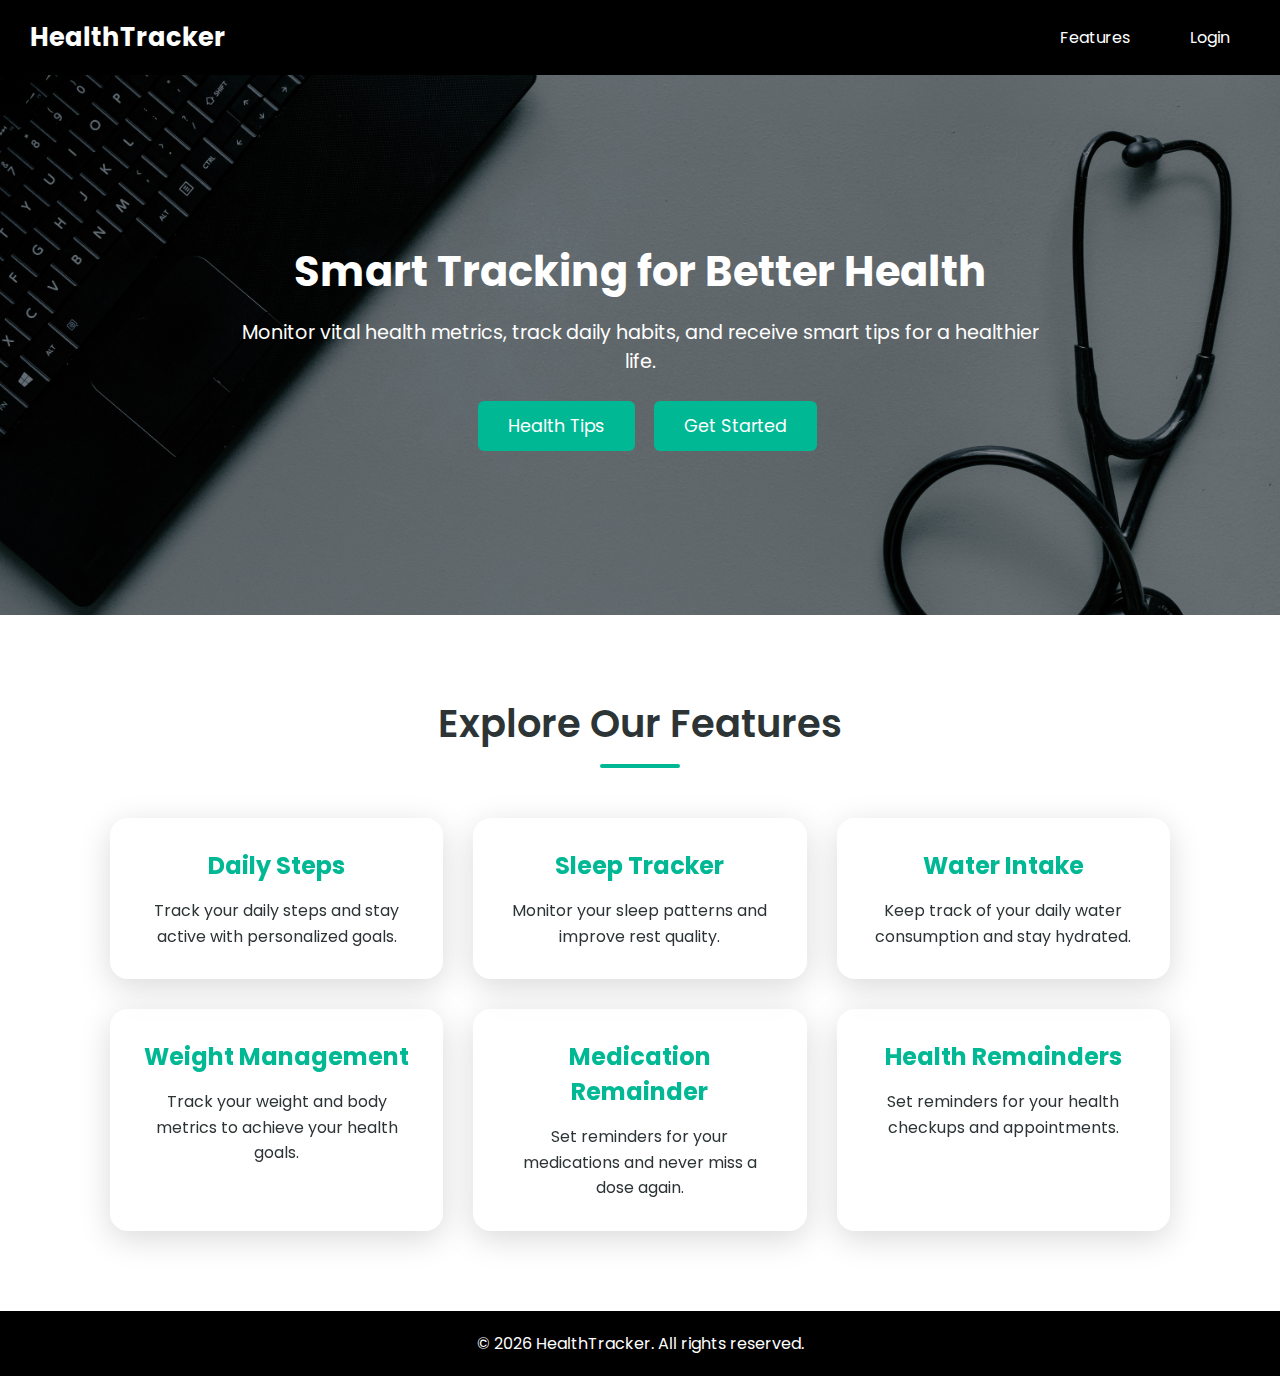
<file: index.html>
<!DOCTYPE html>
<html lang="en">
<head>
<meta charset="UTF-8">
<meta name="viewport" content="width=device-width, initial-scale=1.0">
<link href="https://fonts.googleapis.com/css2?family=Poppins:wght@400;600;700&display=swap" rel="stylesheet">
<link rel="stylesheet" href="css/home.css">
<title>HealthTracker - Home</title>
</head>

<body>

<!-- Navbar -->
<nav>
    <h1><a href = "index.html">HealthTracker</a></h1>

    <div class="hamburger" id="hamburger">☰</div>

    <ul id="navMenu">
        <li><a href="#features">Features</a></li>
        <li><button id="authBtn">Login</button></li>
    </ul>
</nav>

<!-- Banner -->
<div class="banner">
    <div class="banner-content">
        <h2>Smart Tracking for Better Health</h2>
        <p>Monitor vital health metrics, track daily habits, and receive smart tips for a healthier life.</p>
        <button class="cta-button"><a href="tips.html">Health Tips</a></button>
        <button class="cta-button"><a href="login.html">Get Started</a></button>
    </div>
</div>

<!-- Features -->
<section class="features" id="features">
    <h2 class="features-title">Explore Our Features</h2>

    <div class="features-grid">
        <div class="feature-card">
            <h3>Daily Steps</h3>
            <p>Track your daily steps and stay active with personalized goals.</p>
        </div>

        <div class="feature-card">
            <h3>Sleep Tracker</h3>
            <p>Monitor your sleep patterns and improve rest quality.</p>
        </div>

        <div class="feature-card">
            <h3>Water Intake</h3>
            <p>Keep track of your daily water consumption and stay hydrated.</p>
        </div>

        <div class="feature-card">
            <h3>Weight Management</h3>
            <p>Track your weight and body metrics to achieve your health goals.</p>
        </div>

        <div class="feature-card">
            <h3>Medication Remainder</h3>
            <p>Set reminders for your medications and never miss a dose again.</p>
        </div>

        <div class="feature-card">
            <h3>Health Remainders</h3>
            <p>Set reminders for your health checkups and appointments.</p>
        </div>

    </div>
</section>

<!-- Footer -->
<footer>
    <p>&copy; 2026 HealthTracker. All rights reserved.</p>
</footer>

<script>
const hamburger = document.getElementById('hamburger');
const navMenu = document.getElementById('navMenu');
const authBtn = document.getElementById('authBtn');

/* Toggle hamburger menu */
hamburger.addEventListener('click', () => {
    navMenu.classList.toggle('show');

    // Change icon
    hamburger.textContent = navMenu.classList.contains('show') ? '✖' : '☰';
});

/* Close menu when clicking any nav link */
document.querySelectorAll('#navMenu a, #navMenu button').forEach(item => {
    item.addEventListener('click', () => {
        navMenu.classList.remove('show');
        hamburger.textContent = '☰';
    });
});

/* Login / Logout logic */
function updateAuthButton() {
    const currentUser = JSON.parse(localStorage.getItem('currentUser'));
    authBtn.textContent = currentUser ? 'Logout' : 'Login';
}

authBtn.addEventListener('click', () => {
    const currentUser = JSON.parse(localStorage.getItem('currentUser'));
    if (currentUser) {
        localStorage.removeItem('currentUser');
        updateAuthButton();
    } else {
        window.location.href = 'login.html';
    }
});

updateAuthButton();
</script>


</body>
</html>
</file>
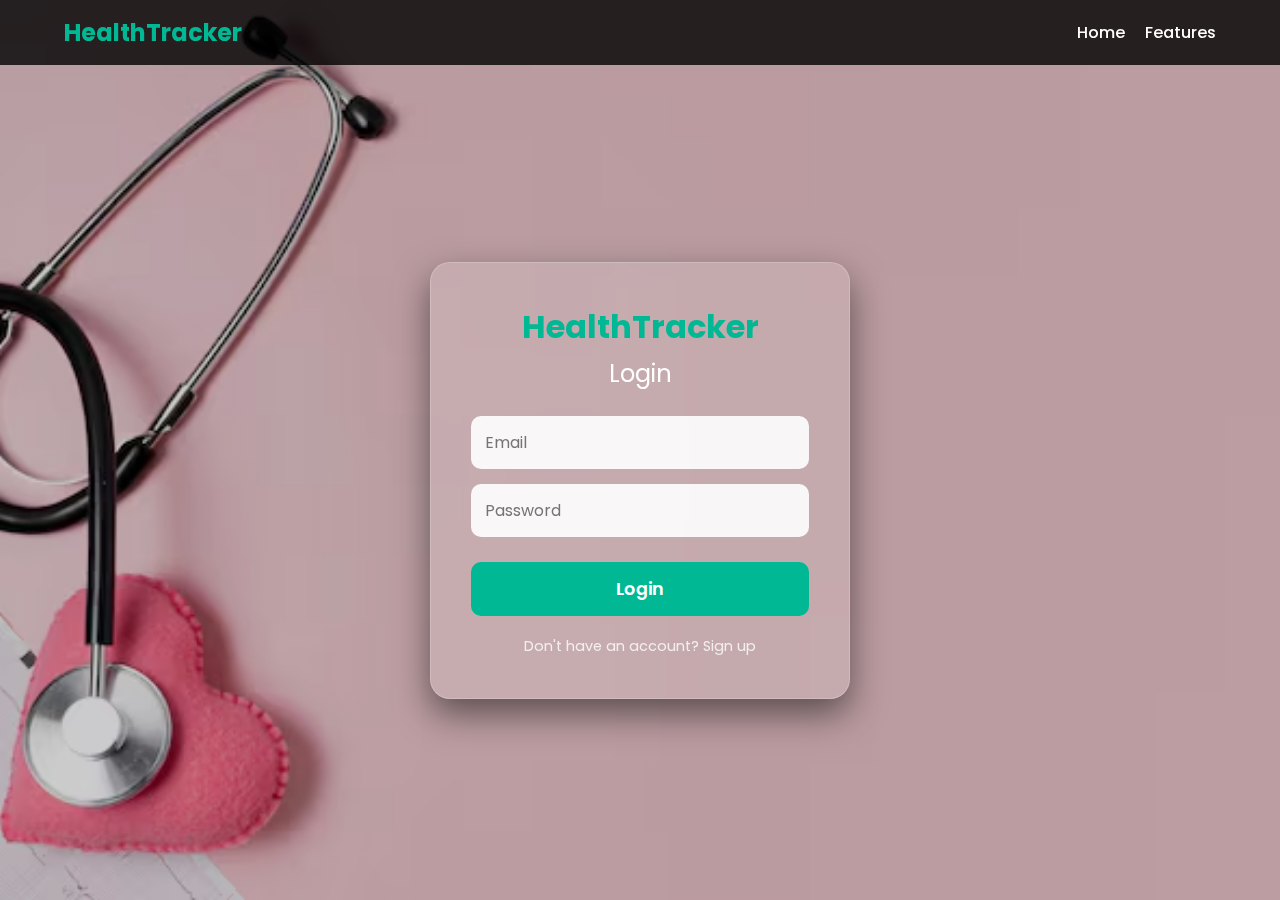
<file: coming_soon.html>
<!DOCTYPE html>
<html lang="en">
<head>
    <meta charset="UTF-8">
    <meta name="viewport" content="width=device-width, initial-scale=1.0">
    <title>HealthTracker - Coming Soon</title>
    <link href="https://fonts.googleapis.com/css2?family=Inter:wght@300;400;600;700&display=swap" rel="stylesheet">
    <link rel="stylesheet" href="https://cdnjs.cloudflare.com/ajax/libs/font-awesome/6.4.0/css/all.min.css">
    <link rel="stylesheet" href="css/soon.css">
</head>
<body>

<nav class="side-nav">
    <h2><i class="fas fa-heartbeat"></i> HealthTracker</h2>
    <div class="nav-links">
        <a href="dashboard.html"><i class="fas fa-th-large"></i> <span>Dashboard</span></a>
        <a href="steps.html"><i class="fas fa-running"></i> <span>Daily Steps</span></a>
        <a href="water.html"><i class="fas fa-tint"></i> <span>Water Intake</span></a>
        <a href="coming_soon.html#sleep"><i class="fas fa-moon"></i> <span>Sleep Tracker</span></a>
        <a href="coming_soon.html#weight"><i class="fas fa-weight"></i> <span>Weight Management</span></a>
        <a href="coming_soon.html#medicines"><i class="fas fa-pills"></i> <span>Your Medicines</span></a>
        <a href="coming_soon.html#appointments"><i class="fas fa-calendar-check"></i> <span>Medical Appointments</span></a>
    </div>
</nav>

<div class="wrapper">
    <header class="top-nav">
        <h1 id="pageTitle">Coming Soon</h1>
        <div class="user-profile">
            <span id="topWelcome"></span>
            <button id="logoutBtn">Logout</button>
        </div>
    </header>

    <main class="main-content">
        <div class="coming-soon">
            <i class="fas fa-tools"></i>
            <h1>Coming Soon!</h1>
            <p>This feature is currently under development. We're working hard to bring you the best health tracking experience. Check back soon for updates!</p>
            <button class="btn-back" onclick="window.history.back()">Go Back</button>
        </div>
    </main>
</div>

<script src="js/common.js"></script>

<script>
    // Logout functionality
    document.getElementById('logoutBtn').addEventListener('click', () => {
        localStorage.removeItem('currentUser');
        window.location.href = 'login.html';
    });

    // Initialize user info
    const currentUser = JSON.parse(localStorage.getItem('currentUser'));
    if (currentUser) {
        document.getElementById('topWelcome').textContent = `Welcome, ${currentUser.email}`;
    } else {
        document.getElementById('topWelcome').textContent = 'Welcome, Guest';
    }
</script>
<script>
    // Set active sidebar link based on current page
    document.addEventListener('DOMContentLoaded', function() {
        const currentPage = window.location.pathname.split('/').pop().split('#')[0];
        const currentHash = window.location.hash.slice(1); // remove #
        const navLinks = document.querySelectorAll('.nav-links a');
        
        // Remove active class from all links
        navLinks.forEach(link => link.classList.remove('active'));
        
        // Add active class to the link matching current page and hash
        navLinks.forEach(link => {
            const linkHref = link.getAttribute('href');
            const linkPage = linkHref.split('#')[0];
            const linkHash = linkHref.split('#')[1] || '';
            
            if (linkPage === currentPage && linkHash === currentHash) {
                link.classList.add('active');
            }
        });
    });
</script>

</body>
</html></content>
</file>
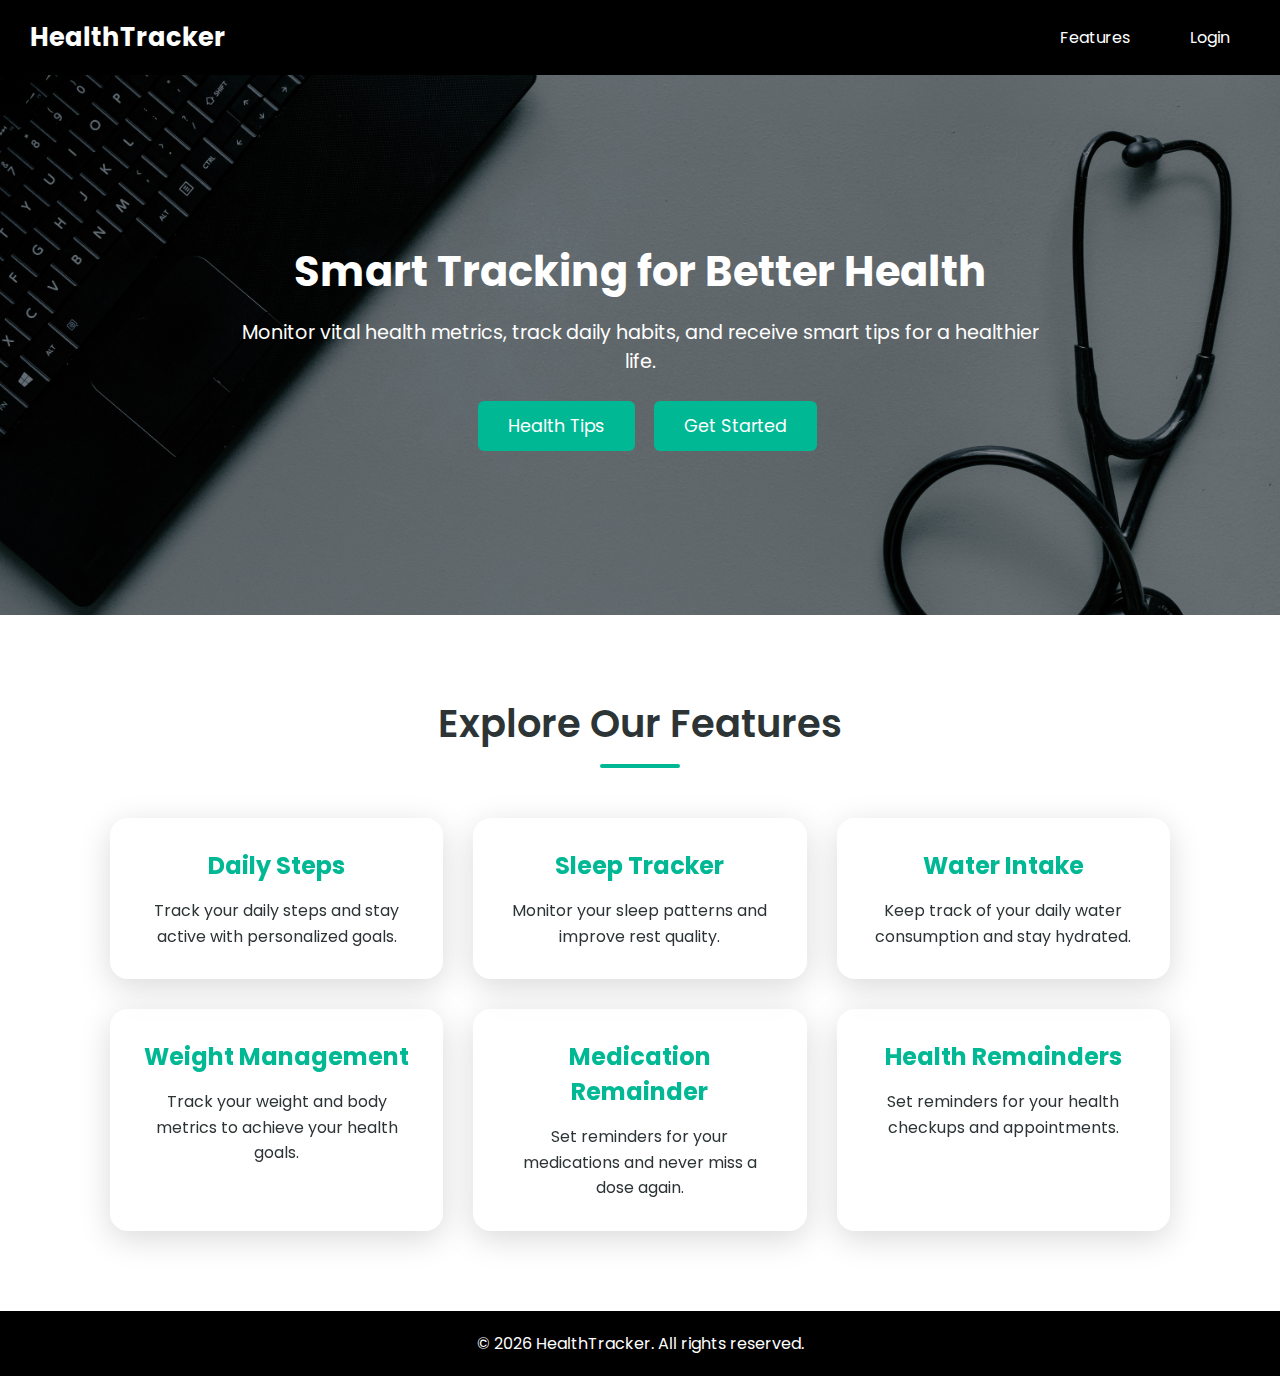
<file: home.html>
<!DOCTYPE html>
<html lang="en">
<head>
<meta charset="UTF-8">
<meta name="viewport" content="width=device-width, initial-scale=1.0">
<link href="https://fonts.googleapis.com/css2?family=Poppins:wght@400;600;700&display=swap" rel="stylesheet">
<link rel="stylesheet" href="css/home.css">
<title>HealthTracker - Home</title>
</head>

<body>

<!-- Navbar -->
<nav>
    <h1><a href = "home.html">HealthTracker</a></h1>

    <div class="hamburger" id="hamburger">☰</div>

    <ul id="navMenu">
        <li><a href="#features">Features</a></li>
        <li><button id="authBtn">Login</button></li>
    </ul>
</nav>

<!-- Banner -->
<div class="banner">
    <div class="banner-content">
        <h2>Smart Tracking for Better Health</h2>
        <p>Monitor vital health metrics, track daily habits, and receive smart tips for a healthier life.</p>
        <button class="cta-button"><a href="tips.html">Health Tips</a></button>
        <button class="cta-button"><a href="login.html">Get Started</a></button>
    </div>
</div>

<!-- Features -->
<section class="features" id="features">
    <h2 class="features-title">Explore Our Features</h2>

    <div class="features-grid">
        <div class="feature-card">
            <h3>Daily Steps</h3>
            <p>Track your daily steps and stay active with personalized goals.</p>
        </div>

        <div class="feature-card">
            <h3>Sleep Tracker</h3>
            <p>Monitor your sleep patterns and improve rest quality.</p>
        </div>

        <div class="feature-card">
            <h3>Water Intake</h3>
            <p>Keep track of your daily water consumption and stay hydrated.</p>
        </div>

        <div class="feature-card">
            <h3>Weight Management</h3>
            <p>Track your weight and body metrics to achieve your health goals.</p>
        </div>

        <div class="feature-card">
            <h3>Medication Remainder</h3>
            <p>Set reminders for your medications and never miss a dose again.</p>
        </div>

        <div class="feature-card">
            <h3>Health Remainders</h3>
            <p>Set reminders for your health checkups and appointments.</p>
        </div>

    </div>
</section>

<!-- Footer -->
<footer>
    <p>&copy; 2026 HealthTracker. All rights reserved.</p>
</footer>

<script>
const hamburger = document.getElementById('hamburger');
const navMenu = document.getElementById('navMenu');
const authBtn = document.getElementById('authBtn');

/* Toggle hamburger menu */
hamburger.addEventListener('click', () => {
    navMenu.classList.toggle('show');

    // Change icon
    hamburger.textContent = navMenu.classList.contains('show') ? '✖' : '☰';
});

/* Close menu when clicking any nav link */
document.querySelectorAll('#navMenu a, #navMenu button').forEach(item => {
    item.addEventListener('click', () => {
        navMenu.classList.remove('show');
        hamburger.textContent = '☰';
    });
});

/* Login / Logout logic */
function updateAuthButton() {
    const currentUser = JSON.parse(localStorage.getItem('currentUser'));
    authBtn.textContent = currentUser ? 'Logout' : 'Login';
}

authBtn.addEventListener('click', () => {
    const currentUser = JSON.parse(localStorage.getItem('currentUser'));
    if (currentUser) {
        localStorage.removeItem('currentUser');
        updateAuthButton();
    } else {
        window.location.href = 'login.html';
    }
});

updateAuthButton();
</script>


</body>
</html>
</file>
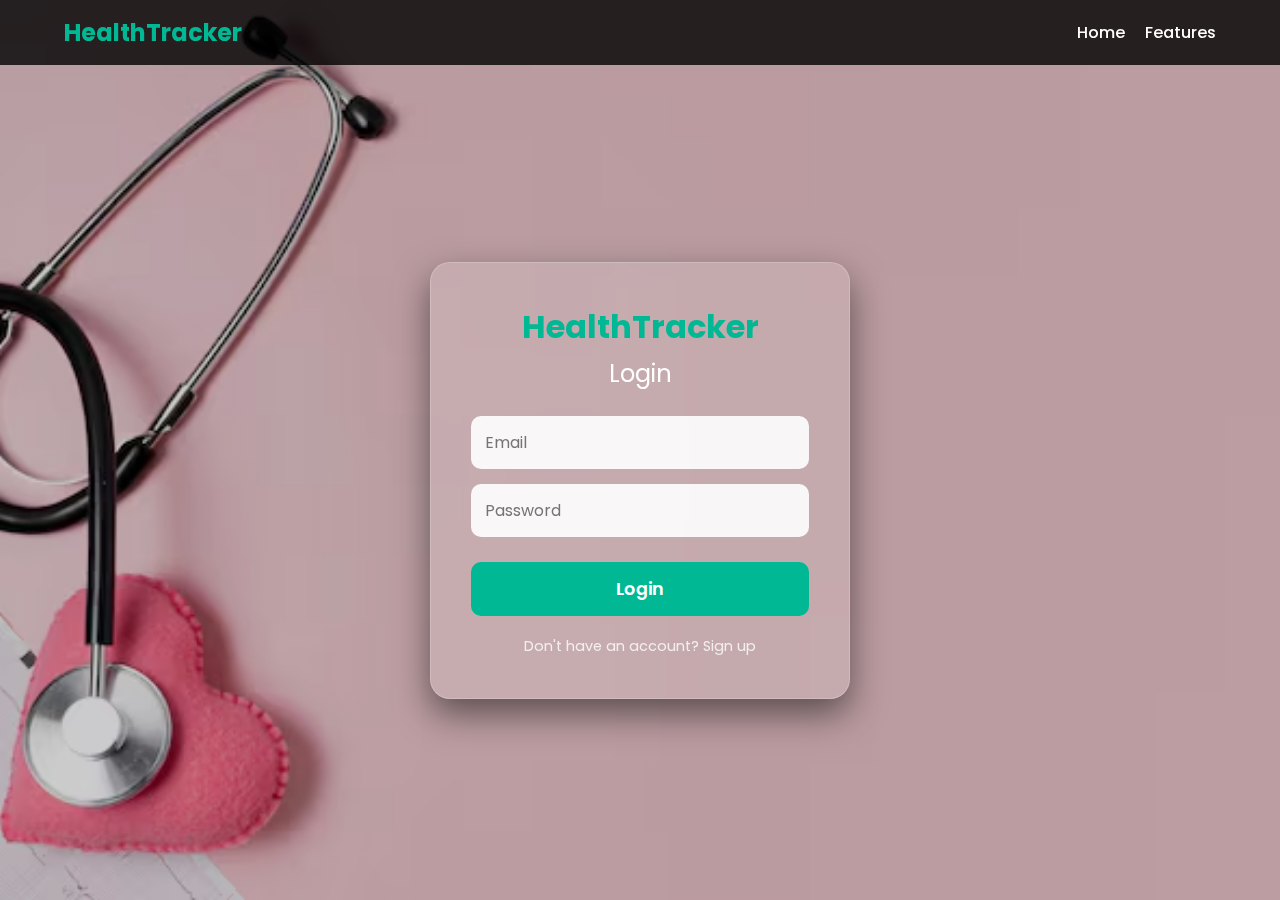
<file: login.html>
<!DOCTYPE html>
<html lang="en">
<head>
    <meta charset="UTF-8">
    <meta name="viewport" content="width=device-width, initial-scale=1.0">
    <title>HealthTracker - Login</title>
    <link href="https://fonts.googleapis.com/css2?family=Poppins:wght@400;600;700&display=swap" rel="stylesheet">
    <link rel="stylesheet" href="css/login.css">
</head>
<body>

<nav>
    <h1>HealthTracker</h1>
    <div class="hamburger" id="hamburger">☰</div>
    <ul id="navMenu">
        <li><a href="home.html">Home</a></li>
        <li><a href="home.html#features">Features</a></li>
    </ul>
</nav>

<div class="login-container">
    <h1>HealthTracker</h1>
    <h2 id="formTitle">Login</h2>

    <form id="loginForm">
        <div class="form-group" id="nameGroup" style="display:none;">
            <input type="text" id="regName" placeholder="Full Name">
        </div>

        <div class="form-group">
            <input type="email" id="userEmail" placeholder="Email" required>
        </div>

        <div class="form-group">
            <input type="password" id="userPassword" placeholder="Password" required>
        </div>

        <div class="form-group" id="confirmGroup" style="display:none;">
            <input type="password" id="confirmPassword" placeholder="Confirm Password">
        </div>

        <button type="submit" class="btn" id="submitBtn">Login</button>
    </form>

    <div id="error" class="error"></div>
    <div id="success" class="success"></div>

    <p><a href="#" id="toggleLink" class="toggle-link">Don't have an account? Sign up</a></p>
</div>

<script>
    const hamburger = document.getElementById('hamburger');
    const navMenu = document.getElementById('navMenu');
    const toggleLink = document.getElementById('toggleLink');
    const formTitle = document.getElementById('formTitle');
    const submitBtn = document.getElementById('submitBtn');
    const nameGroup = document.getElementById('nameGroup');
    const confirmGroup = document.getElementById('confirmGroup');
    const errorDiv = document.getElementById('error');
    const successDiv = document.getElementById('success');
    const loginForm = document.getElementById('loginForm');

    let isLogin = true;

    // Hamburger Menu
    hamburger.addEventListener('click', () => {
        navMenu.classList.toggle('show');
    });

    // Toggle Login/Signup
    toggleLink.addEventListener('click', (e) => {
        e.preventDefault();
        isLogin = !isLogin;
        
        formTitle.textContent = isLogin ? 'Login' : 'Sign Up';
        submitBtn.textContent = isLogin ? 'Login' : 'Sign Up';
        nameGroup.style.display = isLogin ? 'none' : 'block';
        confirmGroup.style.display = isLogin ? 'none' : 'block';
        toggleLink.textContent = isLogin ? "Don't have an account? Sign up" : "Already have an account? Login";
        
        errorDiv.style.display = 'none';
        successDiv.style.display = 'none';
        loginForm.reset();
    });

    // Handle Form Submission
    loginForm.addEventListener('submit', (e) => {
        e.preventDefault();
        errorDiv.style.display = 'none';
        successDiv.style.display = 'none';

        // Correctly capturing input values
        const email = document.getElementById('userEmail').value.trim();
        const password = document.getElementById('userPassword').value;
        let users = JSON.parse(localStorage.getItem('users')) || [];

        if (isLogin) {
            // LOGIN LOGIC
            const user = users.find(u => u.email === email && u.password === password);
            if (user) {
                localStorage.setItem('currentUser', JSON.stringify(user));
                window.location.href = 'dashboard.html'; // Change to your dashboard filename
            } else {
                errorDiv.textContent = "Invalid email or password";
                errorDiv.style.display = "block";
            }
        } else {
            // SIGNUP LOGIC
            const name = document.getElementById('regName').value.trim();
            const confirmPass = document.getElementById('confirmPassword').value;

            if (!name || !email || !password) {
                errorDiv.textContent = "All fields are required";
                errorDiv.style.display = "block";
                return;
            }

            if (password !== confirmPass) {
                errorDiv.textContent = "Passwords do not match";
                errorDiv.style.display = "block";
                return;
            }

            if (users.some(u => u.email === email)) {
                errorDiv.textContent = "Email already exists";
                errorDiv.style.display = "block";
                return;
            }

            users.push({ name, email, password });
            localStorage.setItem('users', JSON.stringify(users));
            
            successDiv.textContent = "Account created! Switching to login...";
            successDiv.style.display = "block";
            
            setTimeout(() => {
                toggleLink.click();
            }, 1500);
        }
    });
</script>
</body>
</html>
</file>
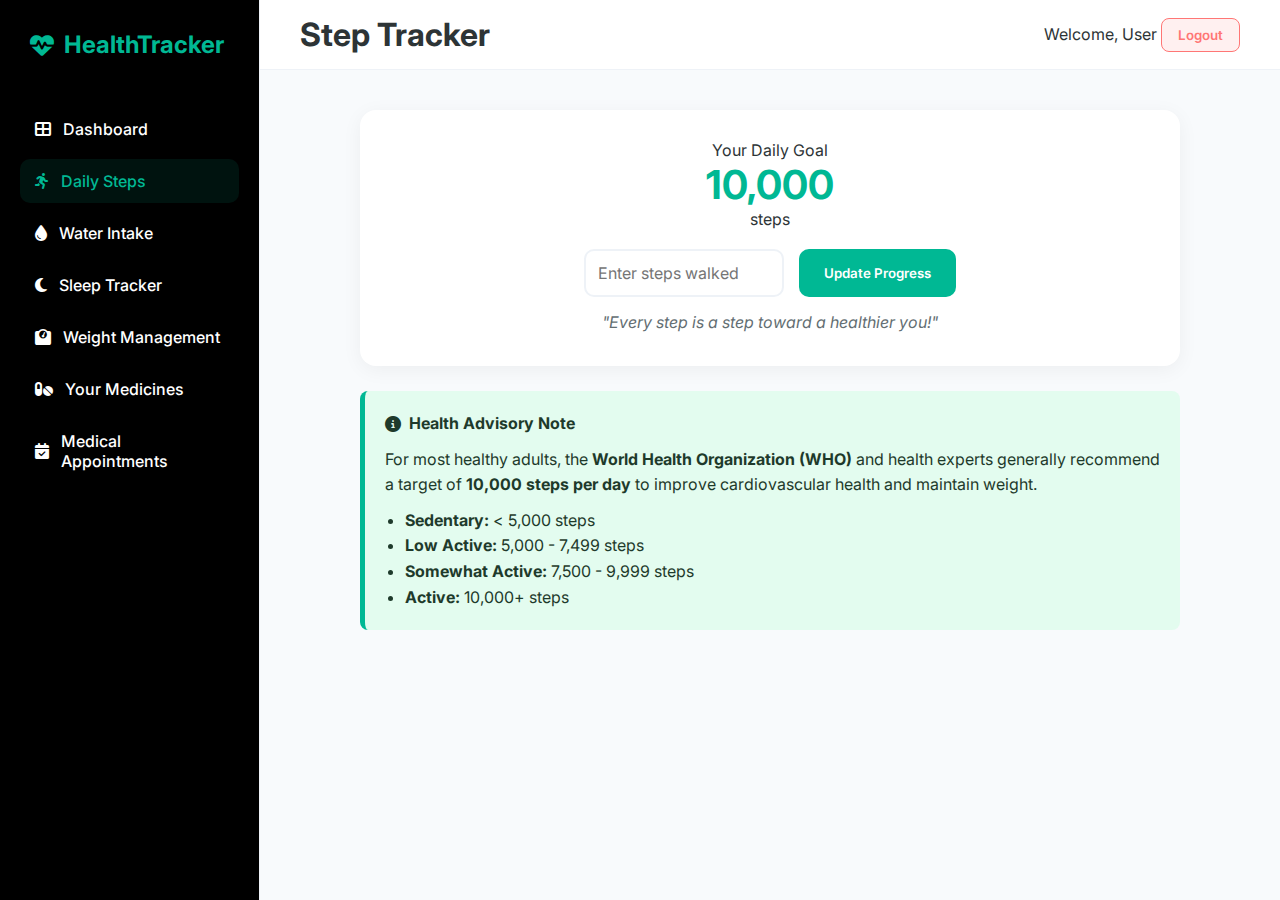
<file: steps.html>
<!DOCTYPE html>
<html lang="en">
<head>
    <meta charset="UTF-8">
    <meta name="viewport" content="width=device-width, initial-scale=1.0">
    <title>HealthTracker - Daily Steps</title>
    <link href="https://fonts.googleapis.com/css2?family=Inter:wght@300;400;600;700&display=swap" rel="stylesheet">
    <link rel="stylesheet" href="https://cdnjs.cloudflare.com/ajax/libs/font-awesome/6.4.0/css/all.min.css">
    <link rel="stylesheet" href="css/steps.css">
</head>
<body>

<nav class="side-nav">
    <h2><i class="fas fa-heartbeat"></i> HealthTracker</h2>
    <div class="nav-links">
        <a href="dashboard.html" class="active"><i class="fas fa-th-large"></i> <span>Dashboard</span></a>
        <a href="steps.html"><i class="fas fa-running"></i> <span>Daily Steps</span></a>
        <a href="water.html"><i class="fas fa-tint"></i> <span>Water Intake</span></a>
        <a href="coming_soon.html#sleep"><i class="fas fa-moon"></i> <span>Sleep Tracker</span></a>
        <a href="coming_soon.html#weight"><i class="fas fa-weight"></i> <span>Weight Management</span></a>
        <a href="coming_soon.html#medicines"><i class="fas fa-pills"></i> <span>Your Medicines</span></a>
        <a href="coming_soon.html#appointments"><i class="fas fa-calendar-check"></i> <span>Medical Appointments</span></a>
    </div>
</nav>

<div class="wrapper">
    <header class="top-nav">
        <h1>Step Tracker</h1>
        <div class="user-profile">
            <span id="topWelcome">Welcome, User</span>
            <button id="logoutBtn">Logout</button>
        </div>
    </header>

    <main class="main-content">
        <div class="card">
            <div class="goal-display">
                <p>Your Daily Goal</p>
                <div class="goal-number" id="dailyGoalDisplay">--</div>
                <p>steps</p>
            </div>

            <div class="entry-form">
                <input type="number" id="stepInput" placeholder="Enter steps walked">
                <button class="btn-log" onclick="logSteps()">Update Progress</button>
            </div>
            <div class="encouragement" id="message">"Every step is a step toward a healthier you!"</div>
        </div>

        <div class="health-note">
            <h4><i class="fas fa-info-circle"></i> Health Advisory Note</h4>
            <p>For most healthy adults, the <strong>World Health Organization (WHO)</strong> and health experts generally recommend a target of <strong>10,000 steps per day</strong> to improve cardiovascular health and maintain weight.</p>
            <ul style="margin-left: 20px; margin-top: 10px;">
                <li><strong>Sedentary:</strong> < 5,000 steps</li>
                <li><strong>Low Active:</strong> 5,000 - 7,499 steps</li>
                <li><strong>Somewhat Active:</strong> 7,500 - 9,999 steps</li>
                <li><strong>Active:</strong> 10,000+ steps</li>
            </ul>
        </div>
    </main>
</div>

<script>
    const currentUser = JSON.parse(localStorage.getItem('currentUser'));
    const userEmail = currentUser ? currentUser.email : 'guest';

    // Logout functionality
    document.getElementById('logoutBtn').addEventListener('click', () => {
        localStorage.removeItem('currentUser');
        window.location.href = 'index.html';
    });
    
    // Load Goal from Profile
    function init() {
        const profileData = JSON.parse(localStorage.getItem(`profile_${userEmail}`)) || {};
        const goal = profileData.goal || 10000;
        document.getElementById('dailyGoalDisplay').textContent = goal.toLocaleString();
        
        if(currentUser) {
            document.getElementById('topWelcome').textContent = "Welcome, " + currentUser.name;
        }
    }

    function logSteps() {
        const input = document.getElementById('stepInput');
        const message = document.getElementById('message');
        const steps = parseInt(input.value);
        const profileData = JSON.parse(localStorage.getItem(`profile_${userEmail}`)) || {};
        const goal = profileData.goal || 10000;

        if (isNaN(steps) || steps < 0) {
            alert("Please enter a valid number of steps.");
            return;
        }

        // Logic for encouragement
        if (steps >= goal) {
            message.textContent = "🏆 Amazing! You've crushed your daily goal!";
            message.style.color = "var(--primary)";
        } else if (steps >= goal * 0.75) {
            message.textContent = "🔥 So close! Just a little more to reach your goal!";
            message.style.color = "#fd9644";
        } else {
            message.textContent = "💪 Great start! Keep moving to hit your target!";
            message.style.color = "#636e72";
        }

        // Save current steps for today in localStorage
        const today = new Date().toISOString().split('T')[0];
        localStorage.setItem(`steps_${userEmail}_${today}`, steps);
        
        input.value = "";
    }

    // Set active sidebar link based on current page
    document.addEventListener('DOMContentLoaded', function() {
        const currentPage = window.location.pathname.split('/').pop();
        const navLinks = document.querySelectorAll('.nav-links a');
        
        // Remove active class from all links
        navLinks.forEach(link => link.classList.remove('active'));
        
        // Add active class to the link matching current page
        navLinks.forEach(link => {
            if (link.getAttribute('href') === currentPage) {
                link.classList.add('active');
            }
        });
    });

    init();
</script>

</body>
</html>
</file>
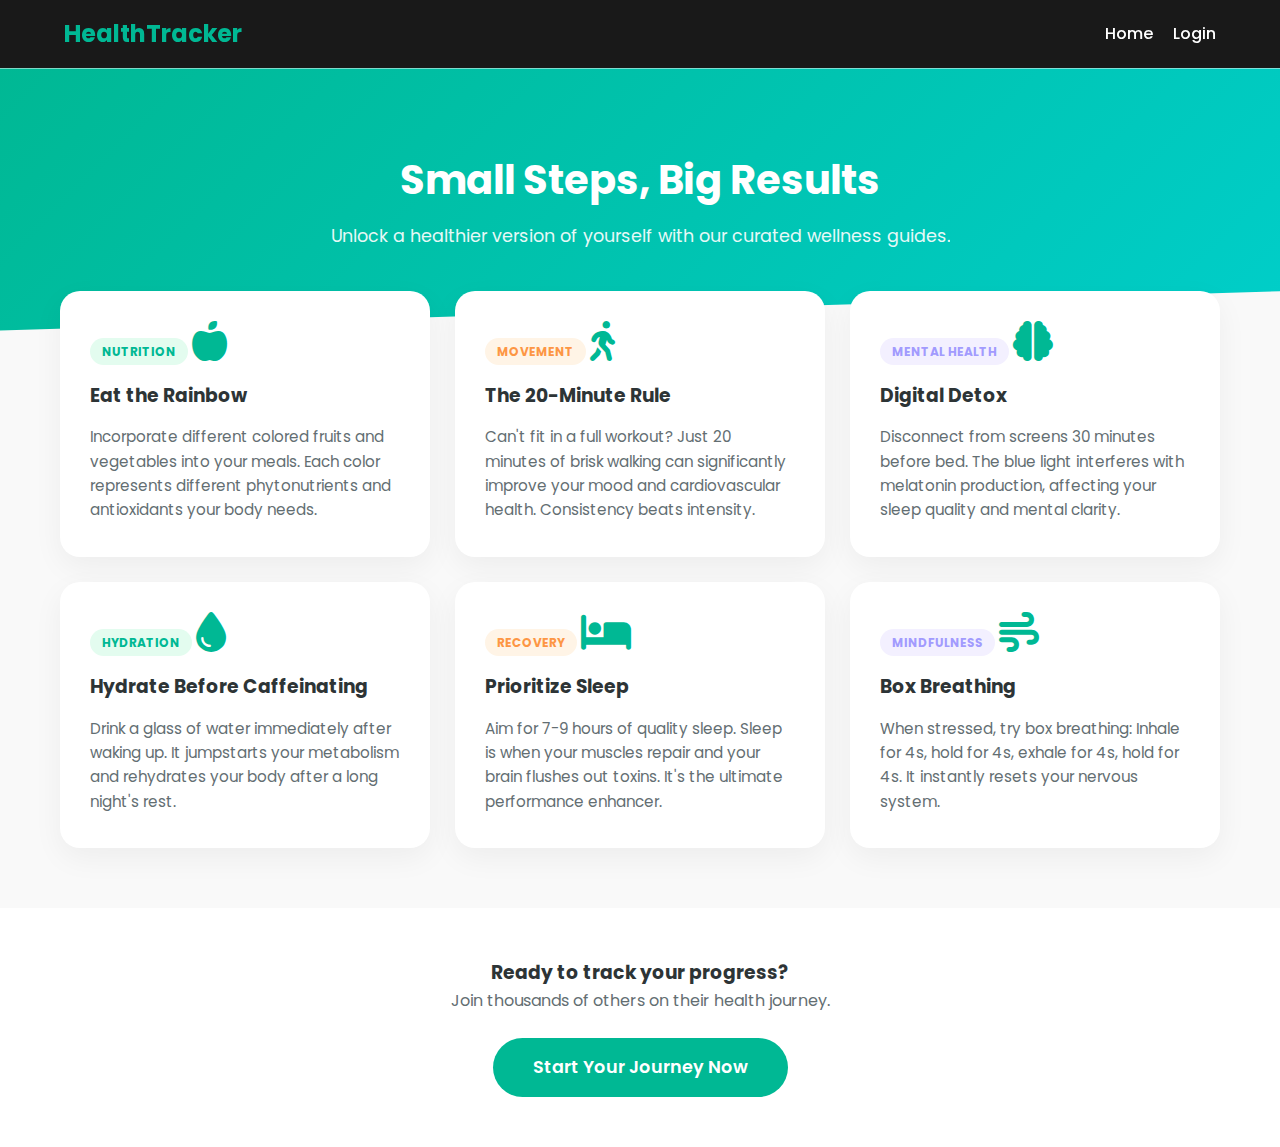
<file: tips.html>
<!DOCTYPE html>
<html lang="en">
<head>
    <meta charset="UTF-8">
    <meta name="viewport" content="width=device-width, initial-scale=1.0">
    <title>HealthTracker - Wellness Tips</title>
    <link href="https://fonts.googleapis.com/css2?family=Poppins:wght@400;600;700&display=swap" rel="stylesheet">
    <link rel="stylesheet" href="https://cdnjs.cloudflare.com/ajax/libs/font-awesome/6.4.0/css/all.min.css">
    <link rel="stylesheet" href="css/tips.css">
</head>
<body>

<nav>
    <h1>HealthTracker</a></h1>
    <ul id="navMenu">
        <li><a href="index.html">Home</a></li>
        <li><a href="login.html">Login</a></li>
    </ul>
</nav>

<section class="hero">
    <h2>Small Steps, Big Results</h2>
    <p>Unlock a healthier version of yourself with our curated wellness guides.</p>
</section>

<main class="container">
    <div class="tip-card">
        <span class="tag tag-nutrition">Nutrition</span>
        <i class="fas fa-apple-whole"></i>
        <h3>Eat the Rainbow</h3>
        <p>Incorporate different colored fruits and vegetables into your meals. Each color represents different phytonutrients and antioxidants your body needs.</p>
    </div>

    <div class="tip-card">
        <span class="tag tag-physical">Movement</span>
        <i class="fas fa-walking"></i>
        <h3>The 20-Minute Rule</h3>
        <p>Can't fit in a full workout? Just 20 minutes of brisk walking can significantly improve your mood and cardiovascular health. Consistency beats intensity.</p>
    </div>

    <div class="tip-card">
        <span class="tag tag-mental">Mental Health</span>
        <i class="fas fa-brain"></i>
        <h3>Digital Detox</h3>
        <p>Disconnect from screens 30 minutes before bed. The blue light interferes with melatonin production, affecting your sleep quality and mental clarity.</p>
    </div>

    <div class="tip-card">
        <span class="tag tag-nutrition">Hydration</span>
        <i class="fas fa-droplet"></i>
        <h3>Hydrate Before Caffeinating</h3>
        <p>Drink a glass of water immediately after waking up. It jumpstarts your metabolism and rehydrates your body after a long night's rest.</p>
    </div>

    <div class="tip-card">
        <span class="tag tag-physical">Recovery</span>
        <i class="fas fa-bed"></i>
        <h3>Prioritize Sleep</h3>
        <p>Aim for 7-9 hours of quality sleep. Sleep is when your muscles repair and your brain flushes out toxins. It's the ultimate performance enhancer.</p>
    </div>

    <div class="tip-card">
        <span class="tag tag-mental">Mindfulness</span>
        <i class="fas fa-wind"></i>
        <h3>Box Breathing</h3>
        <p>When stressed, try box breathing: Inhale for 4s, hold for 4s, exhale for 4s, hold for 4s. It instantly resets your nervous system.</p>
    </div>
</main>

<section class="cta">
    <h3>Ready to track your progress?</h3>
    <p style="margin-bottom: 25px; color: #636e72;">Join thousands of others on their health journey.</p>
    <a href="login.html" class="btn-join">Start Your Journey Now</a>
</section>

</body>
</html>
</file>
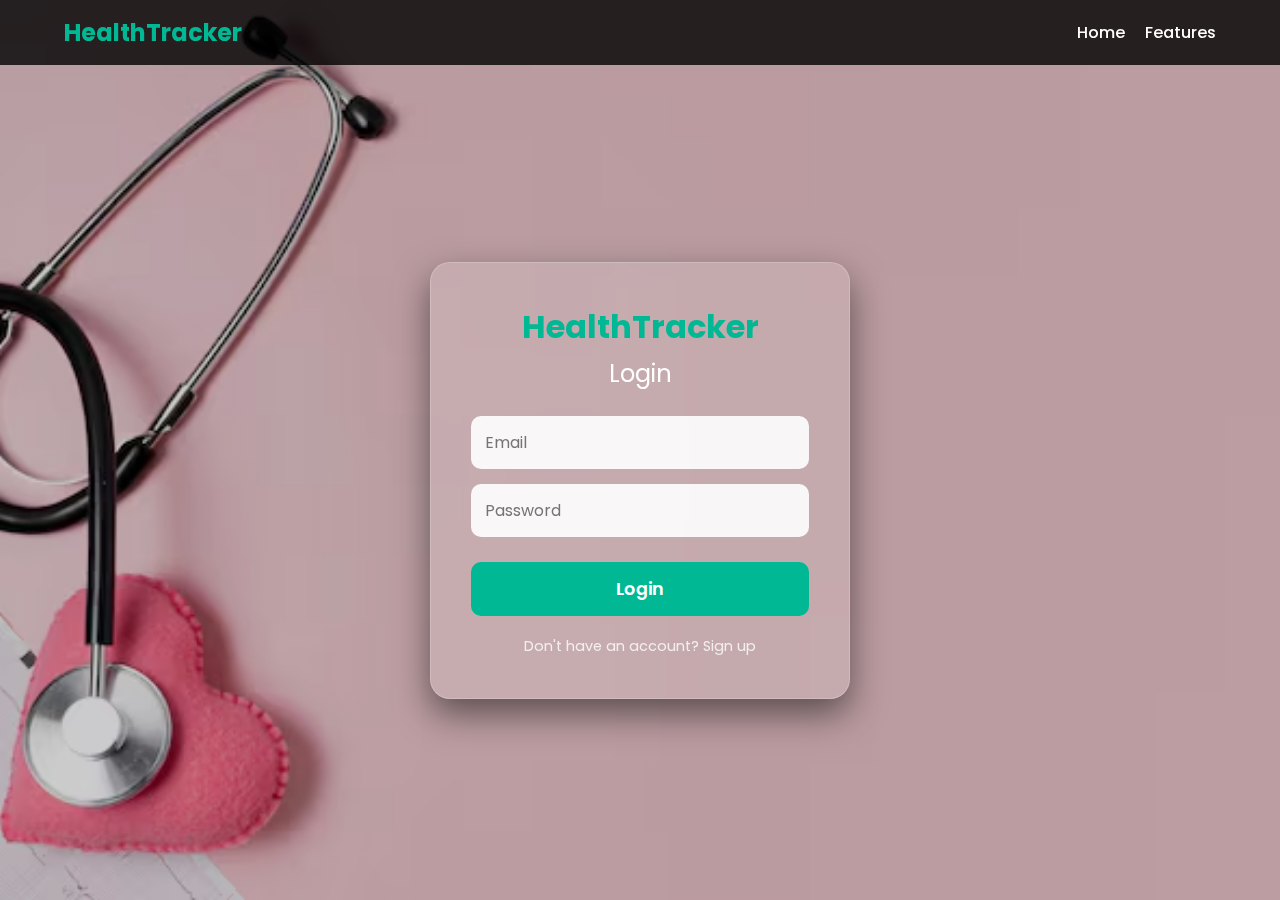
<file: water.html>
<!DOCTYPE html>
<html lang="en">
<head>
    <meta charset="UTF-8">
    <meta name="viewport" content="width=device-width, initial-scale=1.0">
    <title>HealthTracker - Water Intake</title>
    <link href="https://fonts.googleapis.com/css2?family=Inter:wght@300;400;600;700&display=swap" rel="stylesheet">
    <link rel="stylesheet" href="https://cdnjs.cloudflare.com/ajax/libs/font-awesome/6.4.0/css/all.min.css">
    <link rel="stylesheet" href="css/style.css">
    
<body>

<nav class="side-nav">
    <h2><i class="fas fa-heartbeat"></i> HealthTracker</h2>
    <div class="nav-links">
        <a href="dashboard.html"><i class="fas fa-th-large"></i> <span>Dashboard</span></a>
        <a href="steps.html"><i class="fas fa-running"></i> <span>Daily Steps</span></a>
        <a href="water.html"><i class="fas fa-tint"></i> <span>Water Intake</span></a>
        <a href="coming_soon.html#sleep"><i class="fas fa-moon"></i> <span>Sleep Tracker</span></a>
        <a href="coming_soon.html#weight"><i class="fas fa-weight"></i> <span>Weight Management</span></a>
        <a href="coming_soon.html#medicines"><i class="fas fa-pills"></i> <span>Your Medicines</span></a>
        <a href="coming_soon.html#appointments"><i class="fas fa-calendar-check"></i> <span>Medical Appointments</span></a>
    </div>
</nav>

<div class="wrapper">
    <header class="top-nav">
        <h1 id="pageTitle">Water Intake</h1>
        <div class="user-profile">
            <span id="topWelcome"></span>
            <button id="logoutBtn">Logout</button>
        </div>
    </header>

        <main class="main-content" style="padding: 30px;">
            <div class="card">
                <div class="goal-display">
                    <p>Your Calculated Daily Need</p>
                    <div class="goal-number" id="waterGoalDisplay">--</div>
                    <p>Liters</p>
                </div>

                <div class="entry-form">
                    <input type="number" step="0.1" id="waterInput" placeholder="Liters (e.g. 0.5)">
                    <button class="btn-log" onclick="logWater()">Add Water</button>
                </div>
                <div class="encouragement" id="waterMsg">"Stay hydrated for peak performance!"</div>
            </div>

            <div class="health-note" id="waterAdvisory">
                <h4><i class="fas fa-lightbulb"></i> Personalized Hydration Advice</h4>
                <div id="waterAdviceContent">Loading your profile-based suggestions...</div>
            </div>
        </main>
    </div>

    <script src="js/common.js"></script>
    <script>
        function logWater() {
            const input = document.getElementById('waterInput');
            const msg = document.getElementById('waterMsg');
            const water = parseFloat(input.value);
            
            if (isNaN(water) || water <= 0) {
                msg.textContent = "Please enter a valid amount of water.";
                msg.style.color = "#ff7675";
                return;
            }
            
            // Get current water from localStorage
            const today = new Date().toISOString().split('T')[0];
            const waterKey = `water_${userEmail}_${today}`;
            const currentWater = parseFloat(localStorage.getItem(waterKey) || 0);
            const newTotal = currentWater + water;
            
            // Save to localStorage
            localStorage.setItem(waterKey, newTotal.toFixed(1));
            
            // Update message
            msg.textContent = `Added ${water}L! Total today: ${newTotal.toFixed(1)}L. Great job staying hydrated! 💧`;
            msg.style.color = "var(--primary)";
            
            // Clear input
            input.value = "";
        }

        function initWater() {
        const profile = JSON.parse(localStorage.getItem(`profile_${userEmail}`)) || {};
        if (profile.weight) {
            const goal = (profile.weight * 0.033).toFixed(1);
            document.getElementById('waterGoalDisplay').textContent = goal;
            
            let advice = `Based on your weight of ${profile.weight}kg: <br><ul>`;
            advice += `<li>Your baseline is ${goal}L, but add 500ml for every 30 mins of exercise.</li>`;
            if(profile.gender === "Male") advice += "<li>Men typically have higher muscle mass and require 10% more water than average.</li>";
            advice += "<li>Try the '8x8' rule: 8 glasses of 250ml throughout the day.</li></ul>";
            document.getElementById('waterAdviceContent').innerHTML = advice;
        }
    }

    // Set active sidebar link based on current page
    document.addEventListener('DOMContentLoaded', function() {
        const currentPage = window.location.pathname.split('/').pop();
        const navLinks = document.querySelectorAll('.nav-links a');
        
        // Remove active class from all links
        navLinks.forEach(link => link.classList.remove('active'));
        
        // Add active class to the link matching current page
        navLinks.forEach(link => {
            if (link.getAttribute('href') === currentPage) {
                link.classList.add('active');
            }
        });
    });

    initWater();
</script>
</body>
</html>
</file>
<file: css/home.css>
/* ---------- Global ---------- */
* {
    box-sizing: border-box;
    margin: 0;
    padding: 0;
    font-family: 'Poppins', sans-serif;
}

body, html {
    margin: 0;
    padding: 0;
    font-family: 'Poppins', sans-serif;
    scroll-behavior: smooth;
}

a {
    text-decoration: none;
    color: inherit;
}

/* ---------- Navbar ---------- */
nav {
    display: flex;
    justify-content: space-between;
    align-items: center;
    background: #000;
    padding: 15px 30px;
    position: sticky;
    top: 0;
    z-index: 1000;
}

nav h1 {
    color: #fff;
    margin: 0;
    font-size: 1.6em;
}

/* Menu */
nav ul {
    list-style: none;
    display: flex;
    align-items: center;     /* IMPORTANT */
    gap: 20px;
    margin: 0;
    padding: 0;
}


nav ul li a,
nav ul li button {
    color: #fff;
    font-size: 1em;
    padding: 10px 20px;
    border-radius: 6px;
    background: none;
    border: none;
    cursor: pointer;
    transition: 0.3s ease;
}

nav ul li a:hover,
nav ul li button:hover {
    background: #00b894;
    transform: translateY(-2px);
}

/* Hamburger */
.hamburger {
    display: none;
    font-size: 1.8em;
    color: #fff;
    cursor: pointer;
}

/* ---------- Banner ---------- */
.banner {
    height: 60vh;
    min-height: 500px;
    background: url('../images/b10.jpg') center/cover no-repeat;
    position: relative;
    display: flex;
    align-items: center;
    justify-content: center;
    text-align: center;
    color: #fff;
    padding: 20px;
}

.banner::after {
    content: "";
    position: absolute;
    inset: 0;
    background: rgba(0,0,0,0.4);
}

.banner-content {
    position: relative;
    z-index: 1;
    max-width: 800px;
    animation: fadeIn 1.5s ease forwards;
}

.banner-content h2 {
    font-size: clamp(1.8em, 4vw, 2.6em);
    margin-bottom: 15px;
}

.banner-content p {
    font-size: clamp(1em, 2.5vw, 1.2em);
}

.banner .cta-button {
    margin-top: 25px;
    margin-left: 15px;
    padding: 12px 30px;
    font-size: 1.1em;
    color: #fff;
    background: #00b894;
    border: none;
    border-radius: 6px;
    cursor: pointer;
    transition: background 0.3s ease;
}

@keyframes fadeIn {
    from { opacity: 0; transform: translateY(20px); }
    to { opacity: 1; transform: translateY(0); }
}

/* ---------- Features ---------- */
/* Features Section */
.features {
    max-width: 1100px;
    margin: 80px auto;
    padding: 0 20px;
    text-align: center;
}

/* Heading */
.features-title {
    font-size: 2.4em;
    font-weight: 600;
    margin-bottom: 50px;
    color: #2d3436;
    position: relative;
    display: inline-block;
}

/* Underline */
.features-title::after {
    content: "";
    width: 80px;
    height: 4px;
    background: #00b894;
    display: block;
    margin: 12px auto 0;
    border-radius: 2px;
}

/* Cards Grid */
.features-grid {
    display: grid;
    grid-template-columns: repeat(auto-fit, minmax(260px, 1fr));
    gap: 30px;
}

/* Card Style */
.feature-card {
    background: rgba(255,255,255,0.12);
    backdrop-filter: blur(10px);
    border-radius: 18px;
    padding: 30px;
    box-shadow: 0 8px 32px rgba(0,0,0,0.15);
    transition: transform 0.3s ease, box-shadow 0.3s ease;
}

.feature-card:hover {
    transform: translateY(-8px);
    box-shadow: 0 14px 45px rgba(0,0,0,0.25);
}

.feature-card h3 {
    font-size: 1.5em;
    margin-bottom: 15px;
    color: #00b894;
}

.feature-card p {
    font-size: 1em;
    line-height: 1.6;
    color: #2d3436;
}


@keyframes fadeUp {
    from { opacity: 0; transform: translateY(20px); }
    to { opacity: 1; transform: translateY(0); }
}

/* ---------- Footer ---------- */
footer {
    background: #000;
    color: #fff;
    text-align: center;
    padding: 20px;
}

/* ---------- Mobile Styles ---------- */
@media (max-width: 768px) {

    .hamburger {
        display: block;
    }

    nav ul {
        width: 100%;
        flex-direction: column;
        align-items: center;     /* center items */
        display: none;
        background: #000;
        margin-top: 15px;
    }

    nav ul.show {
        display: flex;
    }

    nav ul li {
        width: 100%;
        text-align: center;
    }

    nav ul li a,
    nav ul li button {
        width: 100%;
    }
}
</file>
<file: css/soon.css>
:root {
            --primary: #00b894;
            --primary-dark: #00a383;
            --bg-body: #f8fafc;
            --text-main: #2d3436;
            --text-light: #636e72;
            --white: #ffffff;
            --shadow: 0 4px 20px rgba(0, 0, 0, 0.05);
            --sidebar-width: 260px;
        }

        * {
            box-sizing: border-box;
            margin: 0;
            padding: 0;
            font-family: 'Inter', sans-serif;
        }

        body {
            background-color: var(--bg-body);
            color: var(--text-main);
            display: flex;
        }

        /* ---------- Sidebar ---------- */
        .side-nav {
            width: var(--sidebar-width);
            background: black;
            height: 100vh;
            position: fixed;
            border-right: 1px solid #eef2f7;
            display: flex;
            flex-direction: column;
            padding: 30px 20px;
            z-index: 1000;
        }

        .side-nav h2 {
            color: var(--primary);
            font-size: 1.5rem;
            margin-bottom: 40px;
            display: flex;
            align-items: center;
            gap: 10px;
            padding-left: 10px;
        }

        .nav-links {
            list-style: none;
            flex-grow: 1;
        }

        .side-nav a {
            text-decoration: none;
            color: white;
            padding: 12px 15px;
            margin: 8px 0;
            display: flex;
            align-items: center;
            gap: 12px;
            border-radius: 10px;
            transition: all 0.3s ease;
            font-weight: 500;
        }

        .side-nav a:hover, .side-nav a.active {
            background: rgba(0, 184, 148, 0.1);
            color: var(--primary);
        }

        /* ---------- Main Content ---------- */
        .wrapper {
            margin-left: var(--sidebar-width);
            width: 100%;
            min-height: 100vh;
            display: flex;
            flex-direction: column;
        }

        .top-nav {
            height: 70px;
            background: var(--white);
            display: flex;
            align-items: center;
            justify-content: space-between;
            padding: 0 40px;
            border-bottom: 1px solid #eef2f7;
            position: sticky;
            top: 0;
            z-index: 999;
        }

        .user-profile {
            display: flex;
            align-items: center;
            gap: 15px;
        }

        #logoutBtn {
            background: #fff0f0;
            color: #ff7675;
            border: 1px solid #ff7675;
            padding: 8px 16px;
            border-radius: 8px;
            cursor: pointer;
            font-weight: 600;
            transition: 0.2s;
        }

        #logoutBtn:hover {
            background: #ff7675;
            color: white;
        }

        .main-content {
            padding: 40px;
            max-width: 1200px;
            display: flex;
            align-items: center;
            justify-content: center;
            min-height: calc(100vh - 70px);
        }

        .coming-soon {
            text-align: center;
            background: var(--white);
            padding: 60px;
            border-radius: 20px;
            box-shadow: var(--shadow);
            max-width: 600px;
            width: 100%;
        }

        .coming-soon i {
            font-size: 4rem;
            color: var(--primary);
            margin-bottom: 30px;
        }

        .coming-soon h1 {
            font-size: 2.5rem;
            margin-bottom: 20px;
            color: var(--text-main);
        }

        .coming-soon p {
            font-size: 1.2rem;
            color: var(--text-light);
            line-height: 1.6;
            margin-bottom: 30px;
        }

        .coming-soon .btn-back {
            background: var(--primary);
            color: white;
            border: none;
            padding: 12px 30px;
            border-radius: 10px;
            font-size: 1rem;
            font-weight: 600;
            cursor: pointer;
            transition: background 0.3s;
        }

        .coming-soon .btn-back:hover {
            background: var(--primary-dark);
        }
</file>
<file: css/login.css>
* {
    box-sizing: border-box;
    margin: 0;
    padding: 0;
    font-family: 'Poppins', sans-serif;
}

body {
    /* Fallback color if image fails */
    background: #2d3436; 
    background: linear-gradient(rgba(0,0,0,0.2), rgba(0,0,0,0.2)), url('../images/background.avif');
    background-size: cover;
    background-position: center;
    background-attachment: fixed;
    min-height: 100vh;
    display: flex;
    justify-content: center;
    align-items: center;
    padding: 20px;
}

/* ---------- Navbar ---------- */
nav {
    display: flex;
    justify-content: space-between;
    align-items: center;
    background: rgba(0,0,0,0.8);
    padding: 15px 5%;
    position: fixed;
    top: 0;
    left: 0;
    right: 0;
    z-index: 1000;
}

nav h1 { color: #00b894; font-size: 1.5rem; }

nav ul {
    list-style: none;
    display: flex;
    gap: 20px;
}

nav ul li a {
    color: #fff;
    text-decoration: none;
    font-weight: 500;
    transition: 0.3s;
}

nav ul li a:hover { color: #00b894; }

/* ---------- Login Card ---------- */
.login-container {
    background: rgba(255, 255, 255, 0.15);
    backdrop-filter: blur(15px);
    -webkit-backdrop-filter: blur(15px);
    border: 1px solid rgba(255, 255, 255, 0.2);
    border-radius: 20px;
    padding: 40px;
    width: 100%;
    max-width: 420px;
    text-align: center;
    box-shadow: 0 15px 35px rgba(0,0,0,0.5);
    margin-top: 60px; /* Offset for navbar */
    }

.login-container h1 { color: #00b894; margin-bottom: 5px; }
.login-container h2 { color: #fff; margin-bottom: 25px; font-weight: 400; }
.form-group { margin-bottom: 15px; width: 100%; }

.form-group input {
    width: 100%;
    padding: 14px;
    border: none;
    border-radius: 10px;
    background: rgba(255, 255, 255, 0.9);
    color: #333;
    font-size: 1rem;
    outline: none;
}

.btn {
    width: 100%;
    padding: 14px;
    border: none;
    border-radius: 10px;
    background: #00b894;
    color: #fff;
    font-size: 1.1rem;
    font-weight: 600;
    cursor: pointer;
    transition: 0.3s;
    margin-top: 10px;
}

.btn:hover { background: #019875; transform: scale(1.02); }

.error { color: #ff7675; font-size: 0.9rem; margin-top: 10px; display: none; }
.success { color: #55efc4; font-size: 0.9rem; margin-top: 10px; display: none; }

.toggle-link {
    display: inline-block;
    margin-top: 20px;
    color: #fff;
    text-decoration: none;
    font-size: 0.9rem;
    opacity: 0.8;
}

.toggle-link:hover { opacity: 1; text-decoration: underline; }

.hamburger { display: none; color: white; font-size: 1.5rem; cursor: pointer; }

@media (max-width: 768px) {
    .hamburger { display: block; }
    nav ul {
        display: none;
        position: absolute;
        top: 60px;
        left: 0;
        width: 100%;
        background: rgba(0,0,0,0.9);
        flex-direction: column;
        padding: 20px;
        text-align: center;
    }
    nav ul.show { display: flex; }
}
</file>
<file: css/steps.css>
:root {
    --primary: #00b894;
    --bg-body: #f8fafc;
    --text-main: #2d3436;
    --white: #ffffff;
    --shadow: 0 4px 20px rgba(0, 0, 0, 0.05);
    --sidebar-width: 260px;
}

* { box-sizing: border-box; margin: 0; padding: 0; font-family: 'Inter', sans-serif; }
body { background-color: var(--bg-body); color: var(--text-main); display: flex; }

/* Sidebar & Nav Styles (Same as Dashboard) */
.side-nav { width: var(--sidebar-width); background: black; height: 100vh; position: fixed; border-right: 1px solid #eef2f7; display: flex; flex-direction: column; padding: 30px 20px; z-index: 1000; }
.side-nav a { text-decoration: none; color: white; padding: 12px 15px; margin: 8px 0; display: flex; align-items: center; gap: 12px; border-radius: 10px; transition: 0.3s; font-weight: 500; }
.side-nav a.active { background: rgba(0, 184, 148, 0.1); color: var(--primary); }
.wrapper { margin-left: var(--sidebar-width); width: 100%; min-height: 100vh; }
.top-nav { height: 70px; background: var(--white); display: flex; align-items: center; justify-content: space-between; padding: 0 40px; border-bottom: 1px solid #eef2f7; }

.side-nav h2 {
    color: var(--primary);
    font-size: 1.5rem;
    margin-bottom: 40px;
    display: flex;
    align-items: center;
    gap: 10px;
    padding-left: 10px;
}

/* Main Content */
.main-content { padding: 40px; max-width: 900px; margin: 0 auto; }
.card { background: var(--white); padding: 30px; border-radius: 16px; box-shadow: var(--shadow); margin-bottom: 25px; }

/* Steps UI */
.goal-display { text-align: center; margin-bottom: 20px; }
.goal-number { font-size: 2.5rem; font-weight: 700; color: var(--primary); }

.entry-form { display: flex; gap: 15px; margin-top: 20px; justify-content: center; }
.entry-form input { padding: 12px; border: 2px solid #eef2f7; border-radius: 10px; width: 200px; font-size: 1rem; }
.btn-log { background: var(--primary); color: white; border: none; padding: 12px 25px; border-radius: 10px; cursor: pointer; font-weight: 600; }
.encouragement { font-style: italic; color: #636e72; text-align: center; margin-top: 15px; min-height: 24px; }

        /* Health Note */
        .health-note { background: #e3fcef; border-left: 5px solid var(--primary); padding: 20px; border-radius: 8px; color: #1e3a2b; line-height: 1.6; }
        .health-note h4 { margin-bottom: 10px; display: flex; align-items: center; gap: 8px; }

#logoutBtn {
    background: #fff0f0;
    color: #ff7675;
    border: 1px solid #ff7675;
    padding: 8px 16px;
    border-radius: 8px;
    cursor: pointer;
    font-weight: 600;
    transition: 0.2s;
}

 #logoutBtn:hover {
    background: #ff7675;
    color: white;
}

/* Responsive Mobile */
@media (max-width: 768px) {
    .side-nav { width: 100%; height: 65px; position: fixed; bottom: 0; top: auto; flex-direction: row; padding: 0; justify-content: space-around; }
    .side-nav h2, .side-nav span { display: none; }
    .wrapper { margin-left: 0; margin-bottom: 70px; }
}
</file>
<file: css/tips.css>
:root {
            --primary: #00b894;
            --secondary: #0984e3;
            --accent: #fdcb6e;
            --dark: #2d3436;
            --light: #f9f9f9;
        }

        * {
            box-sizing: border-box;
            margin: 0;
            padding: 0;
            font-family: 'Poppins', sans-serif;
        }

        body {
            background-color: var(--light);
            color: var(--dark);
            line-height: 1.6;
        }

        /* ---------- Navbar (Login Page Style) ---------- */
        nav {
            display: flex;
            justify-content: space-between;
            align-items: center;
            background: rgba(0,0,0,0.9);
            padding: 15px 5%;
            position: sticky;
            top: 0;
            z-index: 1000;
        }

        nav h1 { color: var(--primary); font-size: 1.5rem; }

        nav ul { list-style: none; display: flex; gap: 20px; }

        nav ul li a {
            color: #fff;
            text-decoration: none;
            font-weight: 500;
            transition: 0.3s;
        }

        nav ul li a:hover { color: var(--primary); }

        /* ---------- Hero Section ---------- */
        .hero {
            background: linear-gradient(135deg, #00b894 0%, #00cec9 100%);
            color: white;
            padding: 80px 5%;
            text-align: center;
            clip-path: polygon(0 0, 100% 0, 100% 85%, 0 100%);
        }

        .hero h2 { font-size: 2.5rem; margin-bottom: 10px; }
        .hero p { font-size: 1.1rem; opacity: 0.9; }

        /* ---------- Tips Grid ---------- */
        .container {
            max-width: 1200px;
            margin: -40px auto 60px;
            padding: 0 20px;
            display: grid;
            grid-template-columns: repeat(auto-fit, minmax(300px, 1fr));
            gap: 25px;
        }

        .tip-card {
            background: white;
            padding: 30px;
            border-radius: 20px;
            box-shadow: 0 10px 30px rgba(0,0,0,0.05);
            transition: 0.3s;
            position: relative;
            overflow: hidden;
            border-bottom: 4px solid transparent;
        }

        .tip-card:hover {
            transform: translateY(-10px);
            border-bottom-color: var(--primary);
        }

        .tip-card i {
            font-size: 2.5rem;
            color: var(--primary);
            margin-bottom: 20px;
        }

        .tip-card h3 { margin-bottom: 15px; color: var(--dark); }

        .tip-card p { color: #636e72; font-size: 0.95rem; }

        .tag {
            display: inline-block;
            padding: 4px 12px;
            border-radius: 20px;
            font-size: 0.75rem;
            font-weight: 700;
            text-transform: uppercase;
            margin-bottom: 10px;
        }

        .tag-nutrition { background: #e3fcef; color: #00b894; }
        .tag-mental { background: #f3f0ff; color: #a29bfe; }
        .tag-physical { background: #fff4e6; color: #fd9644; }

        /* ---------- CTA Section ---------- */
        .cta {
            text-align: center;
            padding: 50px 20px;
            background: #fff;
        }

        .btn-join {
            background: var(--primary);
            color: white;
            padding: 15px 40px;
            border-radius: 30px;
            text-decoration: none;
            font-weight: 600;
            font-size: 1.1rem;
            display: inline-block;
            transition: 0.3s;
        }

        .btn-join:hover {
            background: #019875;
            box-shadow: 0 5px 15px rgba(0, 184, 148, 0.4);
        }

        @media (max-width: 768px) {
            .hero h2 { font-size: 1.8rem; }
            .container { margin-top: 20px; }
        }
</file>
<file: css/style.css>
:root {
    --primary: #00b894;
    --primary-dark: #00a383;
    --bg-body: #f8fafc;
    --text-main: #2d3436;
    --text-light: #636e72;
    --white: #ffffff;
    --shadow: 0 4px 20px rgba(0, 0, 0, 0.05);
    --sidebar-width: 260px;
}

* {
    box-sizing: border-box;
    margin: 0;
    padding: 0;
    font-family: 'Inter', sans-serif;
}

body {
    background-color: var(--bg-body);
    color: var(--text-main);
    display: flex;
}

/* ---------- Navigation ---------- */
.side-nav {
    width: var(--sidebar-width);
    background: black;
    height: 100vh;
    position: fixed;
    border-right: 1px solid #eef2f7;
    display: flex;
    flex-direction: column;
    padding: 30px 20px;
    z-index: 1000;
}

.side-nav h2 {
    color: var(--primary);
    font-size: 1.5rem;
    margin-bottom: 40px;
    display: flex;
    align-items: center;
    gap: 10px;
    padding-left: 10px;
}

.nav-links {
    list-style: none;
    flex-grow: 1;
}

.side-nav a {
    text-decoration: none;
    color: white;
    padding: 12px 15px;
    margin: 8px 0;
    display: flex;
    align-items: center;
    gap: 12px;
    border-radius: 10px;
    transition: all 0.3s ease;
    font-weight: 500;
}

.side-nav a:hover, .side-nav a.active {
    background: rgba(0, 184, 148, 0.1);
    color: var(--primary);
}

/* ---------- Content Wrapper ---------- */
.wrapper {
    margin-left: var(--sidebar-width);
    width: 100%;
    min-height: 100vh;
    display: flex;
    flex-direction: column;
}

.top-nav {
    height: 70px;
    background: var(--white);
    display: flex;
    align-items: center;
    justify-content: space-between;
    padding: 0 40px;
    position: sticky;
    top: 0;
    z-index: 999;
    border-bottom: 1px solid #eef2f7;
}

.user-profile {
    display: flex;
    align-items: center;
    gap: 15px;
}

#logoutBtn {
    background: #fff0f0;
    color: #ff7675;
    border: 1px solid #ff7675;
    padding: 8px 16px;
    border-radius: 8px;
    cursor: pointer;
    font-weight: 600;
    transition: 0.2s;
}

#logoutBtn:hover {
    background: #ff7675;
    color: white;
}

/* ---------- Improved Cards ---------- */
.main-content {
    padding: 40px;
    max-width: 1200px;
    margin: 0 auto;
}

.card {
    background: var(--white);
    border-radius: 16px;
    padding: 25px;
    box-shadow: var(--shadow-sm);
    transition: var(--transition);
    border: 1px solid rgba(0,0,0,0.02);
    margin-bottom: 25px;
}

.card:hover {
    box-shadow: var(--shadow-md);
    transform: translateY(-2px);
}

/* Profile Insights Special Heading */
.section-heading {
    font-size: 1.25rem;
    font-weight: 700;
    margin-bottom: 20px;
    color: var(--text-dark);
    display: flex;
    align-items: center;
    gap: 10px;
}

/* Health Notes/Advisory Styling */
.health-note {
    background: linear-gradient(to right, #e3fcef, #ffffff);
    border-left: 5px solid var(--primary);
    padding: 25px;
    border-radius: 12px;
    box-shadow: var(--shadow-sm);
}

.health-note h4 {
    color: var(--primary-hover);
    margin-bottom: 12px;
    font-size: 1.1rem;
}

/* Form Elements */
input[type="number"], select {
    width: 100%;
    padding: 12px;
    border: 2px solid #eee;
    border-radius: 10px;
    outline: none;
    transition: border-color 0.3s;
}

input[type="number"]:focus {
    border-color: var(--primary);
}

.btn-save, .btn-log {
    background: var(--primary);
    color: white;
    border: none;
    padding: 12px 24px;
    border-radius: 10px;
    font-weight: 600;
    cursor: pointer;
    transition: background 0.3s;
}

.btn-save:hover, .btn-log:hover {
    background: var(--primary-hover);
}

@media (max-width: 768px) {
    .side-nav {
        width: 100%;
        height: 70px;
        flex-direction: row;
        top: auto;
        bottom: 0;
        box-shadow: 0 -2px 10px rgba(0,0,0,0.05);
        padding-top: 0;
        justify-content: space-around;
    }

    .side-nav .logo { display: none; }

    .side-nav a {
        flex-direction: column;
        padding: 10px;
        font-size: 0.7rem;
        gap: 5px;
        border-left: none;
        border-top: 3px solid transparent;
        flex: 1;
        justify-content: center;
    }

    .side-nav a.active {
        border-left: none;
        border-top-color: var(--primary);
    }

    .wrapper {
        margin-left: 0;
        width: 100%;
        padding-bottom: 80px; /* Space for bottom nav */
    }

    .top-nav {
        padding: 0 20px;
    }

    .main-content {
        padding: 20px;
    }
}

/* Water Intake Tracker Specific Styles */

.goal-display {
    text-align: center;
    margin-bottom: 30px;
}

.goal-display p {
    margin: 10px 0;
    color: var(--text-light);
    font-size: 1rem;
}

.goal-number {
    font-size: 3rem;
    font-weight: 700;
    color: var(--primary);
    margin: 15px 0;
}

.entry-form {
    display: flex;
    gap: 15px;
    margin-bottom: 20px;
    justify-content: center;
    align-items: center;
}

.entry-form input {
    padding: 12px;
    border: 2px solid #eef2f7;
    border-radius: 10px;
    width: 200px;
    font-size: 1rem;
    transition: border-color 0.3s;
}

.entry-form input:focus {
    outline: none;
    border-color: var(--primary);
}

.btn-log {
    background: var(--primary);
    color: white;
    border: none;
    padding: 12px 25px;
    border-radius: 10px;
    cursor: pointer;
    font-weight: 600;
    transition: background 0.3s;
}

.btn-log:hover {
    background: var(--primary-dark);
}

.encouragement {
    font-style: italic;
    color: var(--text-light);
    text-align: center;
    margin-top: 20px;
    min-height: 24px;
    font-size: 1.1rem;
    line-height: 1.5;
}

.health-note {
    background: #e3fcef;
    border-left: 5px solid var(--primary);
    padding: 20px;
    border-radius: 8px;
    color: #1e3a2b;
    line-height: 1.6;
}

.health-note h4 {
    margin-bottom: 15px;
    display: flex;
    align-items: center;
    gap: 8px;
    font-size: 1.2rem;
}

.health-note ul {
    margin: 0;
    padding-left: 20px;
}

.health-note li {
    margin-bottom: 10px;
}

/* ---------- Responsive Design ---------- */

/* Large screens (desktops) */
@media (min-width: 1200px) {
    .main-content {
        padding: 50px 60px;
    }
    
    .card {
        padding: 30px;
    }
    
    .goal-number {
        font-size: 4rem;
    }
}

/* Medium screens (tablets and small laptops) */
@media (max-width: 1024px) {
    .main-content {
        padding: 30px 25px;
    }
    
    .top-nav {
        padding: 0 25px;
    }
    
    .card {
        padding: 20px;
    }
    
    .entry-form input {
        width: 150px;
    }
    
    .goal-number {
        font-size: 2.5rem;
    }
}

/* Small tablets and large phones */
@media (max-width: 768px) {
    .side-nav {
        width: 100%;
        height: 70px;
        flex-direction: row;
        position: fixed;
        top: auto;
        bottom: 0;
        box-shadow: 0 -2px 10px rgba(0,0,0,0.05);
        padding: 0;
        justify-content: space-around;
        border-right: none;
        border-top: 1px solid #eef2f7;
    }

    .side-nav h2 {
        display: none;
    }

    .nav-links {
        flex-direction: row;
        width: 100%;
        justify-content: space-around;
    }

    .side-nav a {
        flex-direction: column;
        padding: 8px 5px;
        font-size: 0.7rem;
        gap: 3px;
        margin: 0;
        border-radius: 0;
        border-left: none;
        border-top: 3px solid transparent;
        flex: 1;
        justify-content: center;
        align-items: center;
        min-height: 50px;
    }

    .side-nav a:hover, .side-nav a.active {
        border-top-color: var(--primary);
        background: rgba(0, 184, 148, 0.05);
    }

    .wrapper {
        margin-left: 0;
        width: 100%;
        padding-bottom: 80px; /* Space for bottom nav */
    }

    .top-nav {
        padding: 0 15px;
        height: 60px;
    }

    .main-content {
        padding: 15px;
    }

    .card {
        padding: 15px;
        margin-bottom: 15px;
    }

    .entry-form {
        flex-direction: column;
        gap: 10px;
        align-items: stretch;
    }

    .entry-form input {
        width: 100%;
        padding: 10px;
    }

    .btn-log {
        width: 100%;
        padding: 12px;
    }

    .goal-number {
        font-size: 2rem;
    }

    .section-heading {
        font-size: 1.1rem;
        margin-bottom: 15px;
    }

    .health-note {
        padding: 15px;
    }

    .health-note h4 {
        font-size: 1rem;
    }
}

/* Small phones */
@media (max-width: 480px) {
    .top-nav {
        padding: 0 10px;
    }

    .user-profile {
        gap: 8px;
    }

    #logoutBtn {
        padding: 6px 12px;
        font-size: 0.8rem;
    }

    .main-content {
        padding: 10px;
    }

    .card {
        padding: 12px;
        border-radius: 12px;
    }

    .goal-display p {
        font-size: 0.9rem;
    }

    .goal-number {
        font-size: 1.8rem;
        margin: 10px 0;
    }

    .entry-form {
        gap: 8px;
    }

    .entry-form input {
        padding: 8px;
        font-size: 0.9rem;
    }

    .btn-log {
        padding: 10px;
        font-size: 0.9rem;
    }

    .encouragement {
        font-size: 1rem;
        margin-top: 15px;
    }

    .health-note {
        padding: 12px;
        border-radius: 8px;
    }

    .health-note h4 {
        font-size: 1rem;
        margin-bottom: 10px;
    }

    .health-note ul {
        padding-left: 15px;
    }

    .health-note li {
        margin-bottom: 8px;
        font-size: 0.9rem;
    }

    .section-heading {
        font-size: 1rem;
        gap: 8px;
    }
}

/* Extra small phones */
@media (max-width: 360px) {
    .side-nav a {
        font-size: 0.6rem;
        padding: 5px 2px;
        gap: 2px;
    }

    .top-nav {
        height: 55px;
    }

    .main-content {
        padding: 8px;
    }

    .card {
        padding: 10px;
    }

    .goal-number {
        font-size: 1.5rem;
    }

    .btn-log {
        padding: 8px;
        font-size: 0.8rem;
    }
}
</file>
